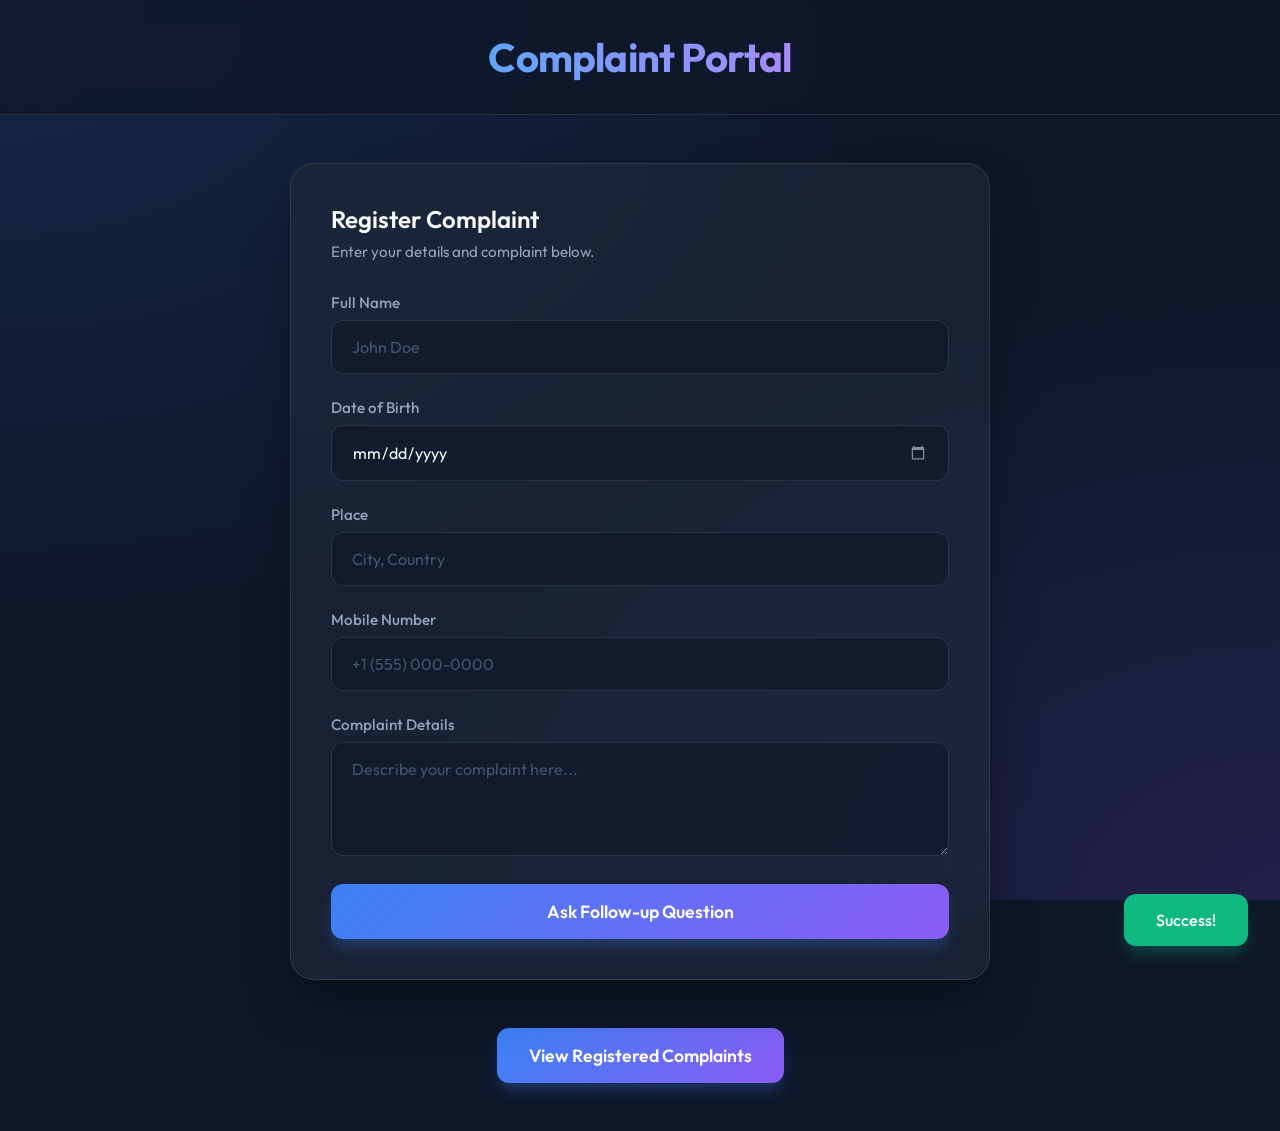
<file: index.html>
<!DOCTYPE html>
<html lang="en">

<head>
  <meta charset="UTF-8">
  <meta name="viewport" content="width=device-width, initial-scale=1.0">
  <title>Complaint Registration</title>
  <link href="https://fonts.googleapis.com/css2?family=Outfit:wght@300;400;500;600;700&display=swap" rel="stylesheet">
  <link rel="stylesheet" href="style.css">
</head>

<body>

  <header>
    <h1>Complaint Portal</h1>
  </header>

  <main>
    <!-- Form Section -->
    <section class="glass-card">
      <div class="card-header">
        <h2 class="card-title">Register Complaint</h2>
        <p class="card-subtitle">Enter your details and complaint below.</p>
      </div>

      <form id="registrationForm">
        <div class="form-group">
          <label for="name">Full Name</label>
          <input type="text" id="name" name="name" placeholder="John Doe" required>
        </div>

        <div class="form-group">
          <label for="dob">Date of Birth</label>
          <input type="date" id="dob" name="dob" required>
        </div>

        <div class="form-group">
          <label for="place">Place</label>
          <input type="text" id="place" name="place" placeholder="City, Country" required>
        </div>

        <div class="form-group">
          <label for="mobile">Mobile Number</label>
          <input type="tel" id="mobile" name="mobile" placeholder="+1 (555) 000-0000" required>
        </div>

        <div class="form-group">
          <label for="complaint">Complaint Details</label>
          <textarea id="complaint" name="complaint" rows="4" placeholder="Describe your complaint here..."
            required></textarea>
        </div>

        <div id="aiSection" style="display: none;">
          <div class="form-group ai-question-group">
            <label>AI Assistant Question</label>
            <p id="aiQuestionText" class="ai-question-text">Generating question...</p>
          </div>
          
          <div class="form-group">
            <label for="aiAnswer">Your Answer</label>
            <textarea id="aiAnswer" name="aiAnswer" rows="3" placeholder="Please provide your answer here..."></textarea>
          </div>
        </div>

        <button type="submit" id="submitBtn" class="btn-primary">
          <span id="btnText">Ask Follow-up Question</span>
          <span id="loadingSpinner" class="spinner" style="display: none;"></span>
        </button>
      </form>
    </section>

    <div style="text-align: center;">
      <a href="users.html" class="btn-primary"
        style="text-decoration: none; display: inline-block; width: auto; padding: 1rem 2rem;">View Registered
        Complaints</a>
    </div>
  </main>

  <div id="toast" class="toast">Success!</div>

  <script src="script.js"></script>
</body>

</html>
</file>
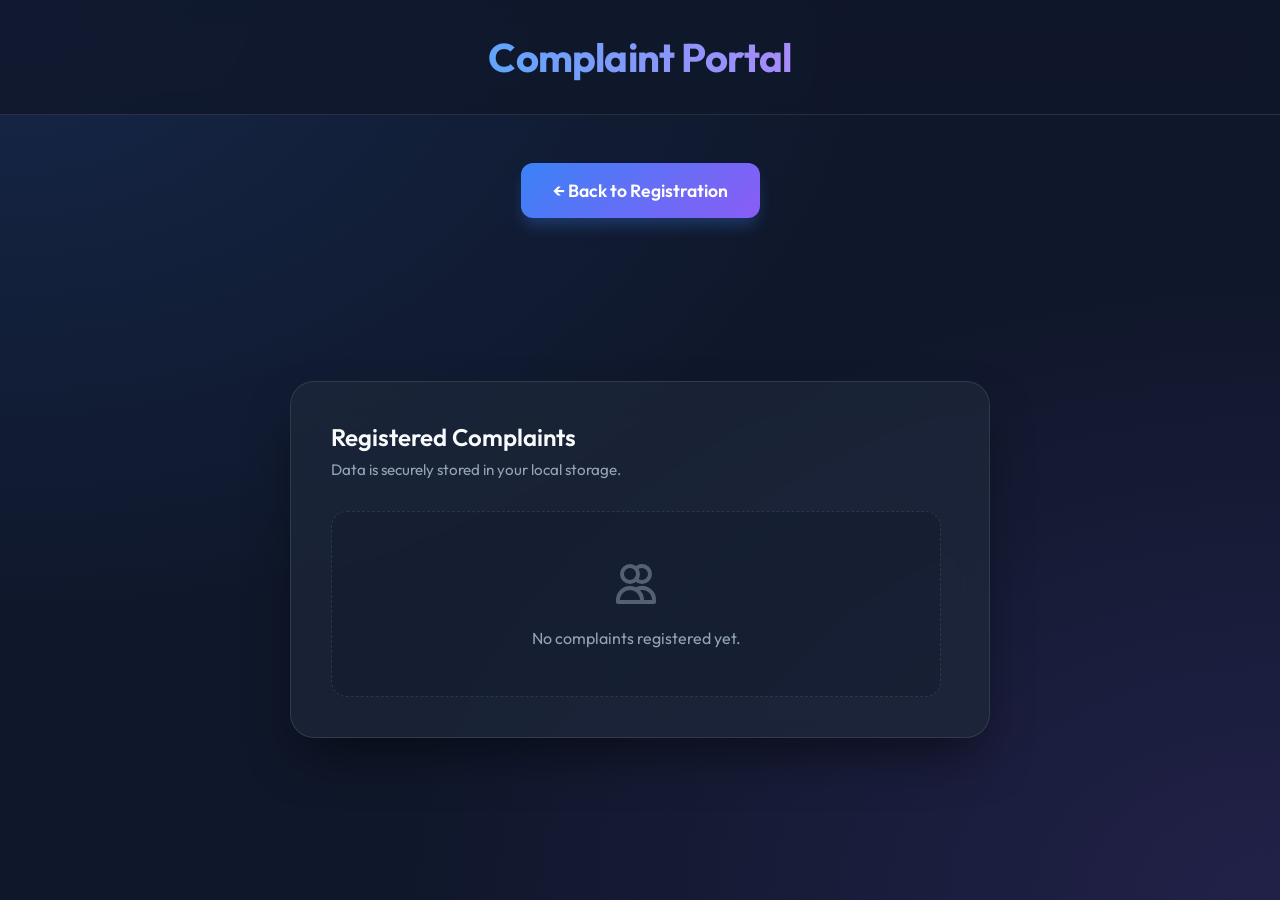
<file: users.html>
<!DOCTYPE html>
<html lang="en">
<head>
  <meta charset="UTF-8">
  <meta name="viewport" content="width=device-width, initial-scale=1.0">
  <title>Registered Complaints</title>
  <link href="https://fonts.googleapis.com/css2?family=Outfit:wght@300;400;500;600;700&display=swap" rel="stylesheet">
  <link rel="stylesheet" href="style.css">
</head>
<body>

  <header>
    <h1>Complaint Portal</h1>
  </header>

  <main>
    <div style="text-align: center;">
      <a href="index.html" class="btn-primary" style="text-decoration: none; display: inline-block; width: auto; padding: 1rem 2rem;">&larr; Back to Registration</a>
    </div>

    <!-- List Section -->
    <section class="glass-card">
      <div class="card-header">
        <h2 class="card-title">Registered Complaints</h2>
        <p class="card-subtitle">Data is securely stored in your local storage.</p>
      </div>

      <div id="userList" class="user-list">
        <!-- User items will be dynamically injected here -->
      </div>
    </section>
  </main>

  <script src="script.js"></script>
</body>
</html>
</file>
<file: style.css>
:root {
  --bg-color: #0f172a;
  --surface-color: rgba(30, 41, 59, 0.7);
  --surface-border: rgba(255, 255, 255, 0.1);
  --primary: #3b82f6;
  --primary-hover: #2563eb;
  --text-main: #f8fafc;
  --text-muted: #94a3b8;
  --input-bg: rgba(15, 23, 42, 0.6);
  --danger: #ef4444;
  --success: #10b981;
}

* {
  margin: 0;
  padding: 0;
  box-sizing: border-box;
  font-family: 'Outfit', sans-serif;
}

body {
  background-color: var(--bg-color);
  color: var(--text-main);
  min-height: 100vh;
  background-image: 
    radial-gradient(at 0% 0%, rgba(59, 130, 246, 0.15) 0px, transparent 50%),
    radial-gradient(at 100% 100%, rgba(139, 92, 246, 0.15) 0px, transparent 50%);
  background-attachment: fixed;
  display: flex;
  flex-direction: column;
}

header {
  padding: 2rem 5%;
  display: flex;
  justify-content: center;
  align-items: center;
  border-bottom: 1px solid var(--surface-border);
  background: rgba(15, 23, 42, 0.8);
  backdrop-filter: blur(12px);
  position: sticky;
  top: 0;
  z-index: 10;
}

h1 {
  font-size: 2.5rem;
  font-weight: 700;
  background: linear-gradient(to right, #60a5fa, #a78bfa);
  -webkit-background-clip: text;
  -webkit-text-fill-color: transparent;
  letter-spacing: -0.02em;
}

main {
  flex: 1;
  padding: 3rem 5%;
  max-width: 1400px;
  margin: 0 auto;
  width: 100%;
  display: grid;
  grid-template-columns: 1fr;
  justify-items: center;
  gap: 3rem;
  align-items: start;
}

@media (max-width: 900px) {
  main {
    grid-template-columns: 1fr;
  }
}

.glass-card {
  width: 100%;
  max-width: 700px;
  background: var(--surface-color);
  backdrop-filter: blur(16px);
  -webkit-backdrop-filter: blur(16px);
  border: 1px solid var(--surface-border);
  border-radius: 24px;
  padding: 2.5rem;
  box-shadow: 0 25px 50px -12px rgba(0, 0, 0, 0.5);
  transition: transform 0.3s ease, box-shadow 0.3s ease;
}

.glass-card:hover {
  transform: translateY(-5px);
  box-shadow: 0 30px 60px -12px rgba(0, 0, 0, 0.6);
}

.card-header {
  margin-bottom: 2rem;
}

.card-title {
  font-size: 1.5rem;
  font-weight: 600;
  margin-bottom: 0.5rem;
}

.card-subtitle {
  color: var(--text-muted);
  font-size: 0.95rem;
}

/* Form Styles */
.form-group {
  margin-bottom: 1.5rem;
}

label {
  display: block;
  margin-bottom: 0.5rem;
  font-size: 0.95rem;
  font-weight: 500;
  color: var(--text-muted);
  transition: color 0.3s ease;
}

.form-group:focus-within label {
  color: var(--primary);
}

input, textarea {
  width: 100%;
  padding: 1rem 1.25rem;
  background: var(--input-bg);
  border: 1px solid var(--surface-border);
  border-radius: 12px;
  color: var(--text-main);
  font-size: 1rem;
  transition: all 0.3s ease;
  outline: none;
  font-family: inherit;
}

input:focus, textarea:focus {
  border-color: var(--primary);
  box-shadow: 0 0 0 4px rgba(59, 130, 246, 0.1);
}

input::placeholder, textarea::placeholder {
  color: #475569;
}

textarea {
  resize: vertical;
  min-height: 100px;
}

input[type="date"]::-webkit-calendar-picker-indicator {
  filter: invert(1);
  opacity: 0.5;
  cursor: pointer;
}

input[type="date"]::-webkit-calendar-picker-indicator:hover {
  opacity: 0.8;
}

.btn-primary {
  width: 100%;
  padding: 1rem;
  background: linear-gradient(135deg, var(--primary), #8b5cf6);
  color: white;
  border: none;
  border-radius: 12px;
  font-size: 1.1rem;
  font-weight: 600;
  cursor: pointer;
  transition: all 0.3s ease;
  box-shadow: 0 10px 15px -3px rgba(59, 130, 246, 0.3);
}

.btn-primary:hover {
  transform: translateY(-2px);
  box-shadow: 0 15px 20px -3px rgba(59, 130, 246, 0.4);
}

.btn-primary:active {
  transform: translateY(0);
}

/* List Styles */
.user-list {
  display: flex;
  flex-direction: column;
  gap: 1rem;
  max-height: 500px;
  overflow-y: auto;
  padding-right: 0.5rem;
}

.user-list::-webkit-scrollbar {
  width: 6px;
}

.user-list::-webkit-scrollbar-track {
  background: transparent;
}

.user-list::-webkit-scrollbar-thumb {
  background: var(--surface-border);
  border-radius: 10px;
}

.user-item {
  background: rgba(15, 23, 42, 0.4);
  border: 1px solid var(--surface-border);
  border-radius: 16px;
  padding: 1.5rem;
  display: flex;
  flex-direction: column;
  gap: 0.75rem;
  transition: all 0.3s ease;
  animation: slideIn 0.4s ease-out forwards;
}

.user-item:hover {
  background: rgba(30, 41, 59, 0.8);
  border-color: rgba(96, 165, 250, 0.3);
}

.user-header {
  display: flex;
  justify-content: space-between;
  align-items: center;
  border-bottom: 1px solid var(--surface-border);
  padding-bottom: 0.75rem;
}

.user-name {
  font-size: 1.25rem;
  font-weight: 600;
  color: #e2e8f0;
}

.user-date {
  font-size: 0.85rem;
  color: var(--text-muted);
  background: rgba(0, 0, 0, 0.2);
  padding: 0.25rem 0.75rem;
  border-radius: 20px;
}

.user-details {
  display: grid;
  grid-template-columns: 1fr 1fr;
  gap: 1rem;
  margin-top: 0.5rem;
}

.detail-item {
  display: flex;
  flex-direction: column;
  gap: 0.25rem;
}

.detail-label {
  font-size: 0.8rem;
  color: var(--text-muted);
  text-transform: uppercase;
  letter-spacing: 0.05em;
}

.detail-value {
  font-size: 1rem;
  color: #cbd5e1;
}

.empty-state {
  text-align: center;
  padding: 3rem 1rem;
  color: var(--text-muted);
  background: rgba(15, 23, 42, 0.3);
  border-radius: 16px;
  border: 1px dashed var(--surface-border);
}

.empty-state svg {
  width: 48px;
  height: 48px;
  margin-bottom: 1rem;
  opacity: 0.5;
}

@keyframes slideIn {
  from {
    opacity: 0;
    transform: translateY(20px);
  }
  to {
    opacity: 1;
    transform: translateY(0);
  }
}

.toast {
  position: fixed;
  bottom: 2rem;
  right: 2rem;
  background: var(--success);
  color: white;
  padding: 1rem 2rem;
  border-radius: 12px;
  font-weight: 500;
  box-shadow: 0 10px 15px -3px rgba(16, 185, 129, 0.3);
  transform: translateY(150%);
  transition: transform 0.4s cubic-bezier(0.68, -0.55, 0.265, 1.55);
  z-index: 100;
}

.toast.show {
  transform: translateY(0);
}

/* AI Question Styles */
.ai-question-group {
  background: rgba(139, 92, 246, 0.1);
  border: 1px solid rgba(139, 92, 246, 0.3);
  padding: 1.5rem;
  border-radius: 12px;
  margin-bottom: 1.5rem;
  position: relative;
  overflow: hidden;
}

.ai-question-group::before {
  content: '';
  position: absolute;
  top: 0;
  left: 0;
  width: 4px;
  height: 100%;
  background: #8b5cf6;
}

.ai-question-text {
  font-size: 1.05rem;
  color: #f8fafc;
  line-height: 1.5;
  margin-top: 0.5rem;
  font-style: italic;
}

#submitBtn {
  display: flex;
  justify-content: center;
  align-items: center;
  gap: 0.75rem;
}

.spinner {
  width: 20px;
  height: 20px;
  border: 3px solid rgba(255,255,255,0.3);
  border-radius: 50%;
  border-top-color: #fff;
  animation: spin 1s ease-in-out infinite;
}

@keyframes spin {
  to { transform: rotate(360deg); }
}

.ai-detail-block {
  grid-column: 1 / -1;
  margin-top: 0.5rem;
  background: rgba(139, 92, 246, 0.15);
  border-left: 3px solid #8b5cf6;
  padding: 1rem;
  border-radius: 8px;
}
</file>
